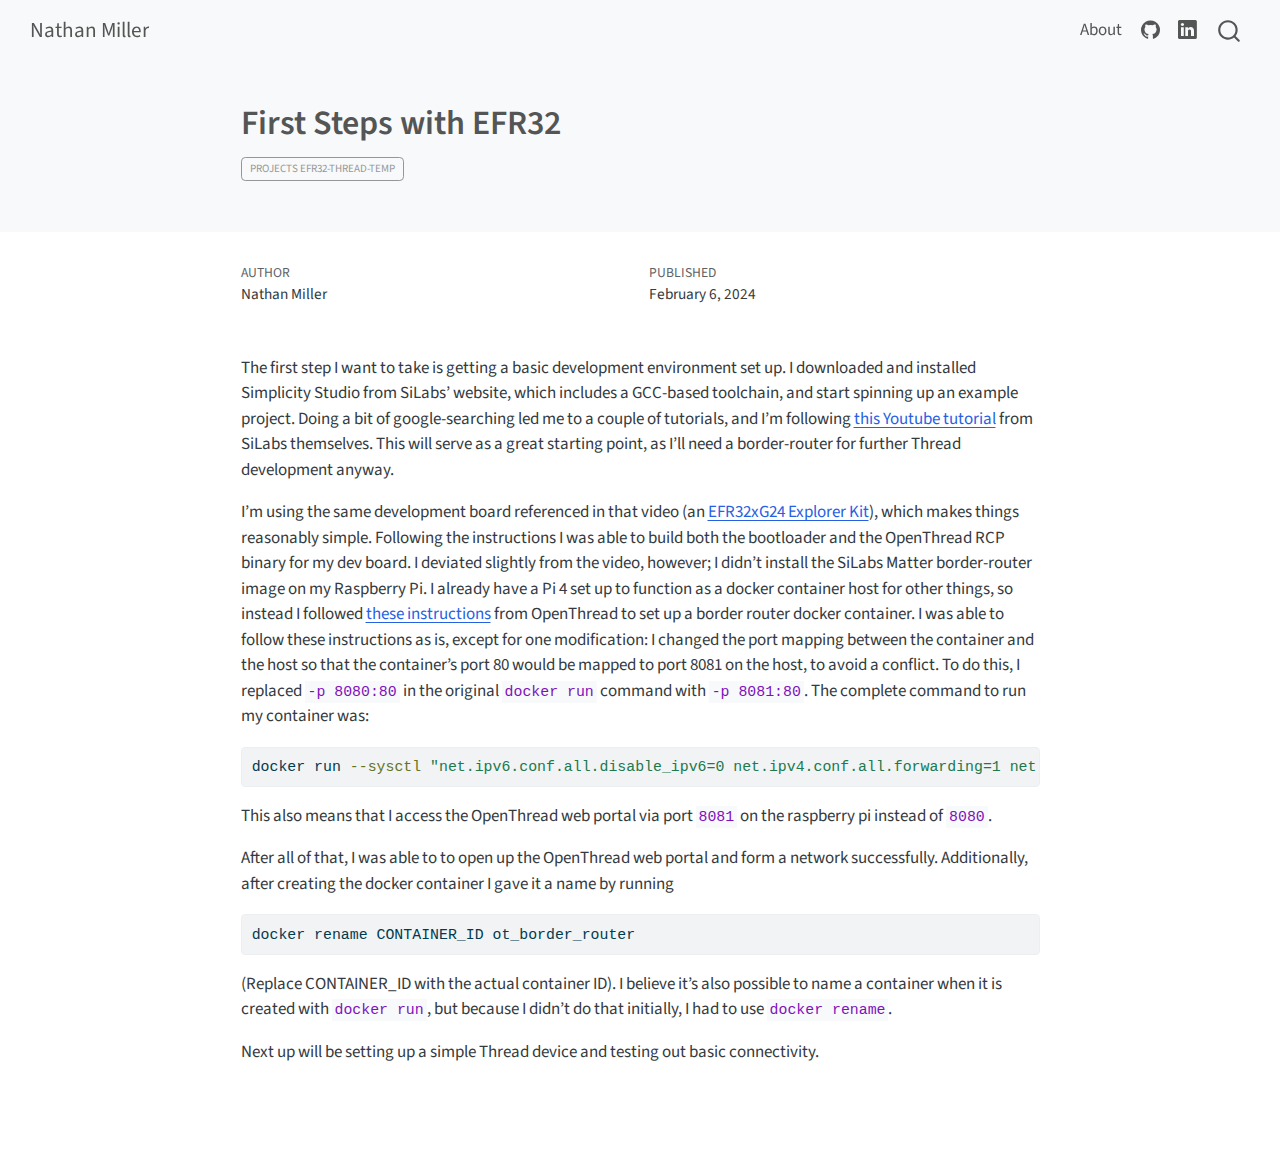
<file: posts/first-steps/index.html>
<!DOCTYPE html>
<html xmlns="http://www.w3.org/1999/xhtml" lang="en" xml:lang="en"><head>

<meta charset="utf-8">
<meta name="generator" content="quarto-1.4.549">

<meta name="viewport" content="width=device-width, initial-scale=1.0, user-scalable=yes">

<meta name="author" content="Nathan Miller">
<meta name="dcterms.date" content="2024-02-06">

<title>Nathan Miller - First Steps with EFR32</title>
<style>
code{white-space: pre-wrap;}
span.smallcaps{font-variant: small-caps;}
div.columns{display: flex; gap: min(4vw, 1.5em);}
div.column{flex: auto; overflow-x: auto;}
div.hanging-indent{margin-left: 1.5em; text-indent: -1.5em;}
ul.task-list{list-style: none;}
ul.task-list li input[type="checkbox"] {
  width: 0.8em;
  margin: 0 0.8em 0.2em -1em; /* quarto-specific, see https://github.com/quarto-dev/quarto-cli/issues/4556 */ 
  vertical-align: middle;
}
/* CSS for syntax highlighting */
pre > code.sourceCode { white-space: pre; position: relative; }
pre > code.sourceCode > span { line-height: 1.25; }
pre > code.sourceCode > span:empty { height: 1.2em; }
.sourceCode { overflow: visible; }
code.sourceCode > span { color: inherit; text-decoration: inherit; }
div.sourceCode { margin: 1em 0; }
pre.sourceCode { margin: 0; }
@media screen {
div.sourceCode { overflow: auto; }
}
@media print {
pre > code.sourceCode { white-space: pre-wrap; }
pre > code.sourceCode > span { text-indent: -5em; padding-left: 5em; }
}
pre.numberSource code
  { counter-reset: source-line 0; }
pre.numberSource code > span
  { position: relative; left: -4em; counter-increment: source-line; }
pre.numberSource code > span > a:first-child::before
  { content: counter(source-line);
    position: relative; left: -1em; text-align: right; vertical-align: baseline;
    border: none; display: inline-block;
    -webkit-touch-callout: none; -webkit-user-select: none;
    -khtml-user-select: none; -moz-user-select: none;
    -ms-user-select: none; user-select: none;
    padding: 0 4px; width: 4em;
  }
pre.numberSource { margin-left: 3em;  padding-left: 4px; }
div.sourceCode
  {   }
@media screen {
pre > code.sourceCode > span > a:first-child::before { text-decoration: underline; }
}
</style>


<script src="../../site_libs/quarto-nav/quarto-nav.js"></script>
<script src="../../site_libs/quarto-nav/headroom.min.js"></script>
<script src="../../site_libs/clipboard/clipboard.min.js"></script>
<script src="../../site_libs/quarto-search/autocomplete.umd.js"></script>
<script src="../../site_libs/quarto-search/fuse.min.js"></script>
<script src="../../site_libs/quarto-search/quarto-search.js"></script>
<meta name="quarto:offset" content="../../">
<script src="../../site_libs/quarto-html/quarto.js"></script>
<script src="../../site_libs/quarto-html/popper.min.js"></script>
<script src="../../site_libs/quarto-html/tippy.umd.min.js"></script>
<script src="../../site_libs/quarto-html/anchor.min.js"></script>
<link href="../../site_libs/quarto-html/tippy.css" rel="stylesheet">
<link href="../../site_libs/quarto-html/quarto-syntax-highlighting.css" rel="stylesheet" id="quarto-text-highlighting-styles">
<script src="../../site_libs/bootstrap/bootstrap.min.js"></script>
<link href="../../site_libs/bootstrap/bootstrap-icons.css" rel="stylesheet">
<link href="../../site_libs/bootstrap/bootstrap.min.css" rel="stylesheet" id="quarto-bootstrap" data-mode="light">
<script id="quarto-search-options" type="application/json">{
  "location": "navbar",
  "copy-button": false,
  "collapse-after": 3,
  "panel-placement": "end",
  "type": "overlay",
  "limit": 50,
  "keyboard-shortcut": [
    "f",
    "/",
    "s"
  ],
  "show-item-context": false,
  "language": {
    "search-no-results-text": "No results",
    "search-matching-documents-text": "matching documents",
    "search-copy-link-title": "Copy link to search",
    "search-hide-matches-text": "Hide additional matches",
    "search-more-match-text": "more match in this document",
    "search-more-matches-text": "more matches in this document",
    "search-clear-button-title": "Clear",
    "search-text-placeholder": "",
    "search-detached-cancel-button-title": "Cancel",
    "search-submit-button-title": "Submit",
    "search-label": "Search"
  }
}</script>


<link rel="stylesheet" href="../../styles.css">
</head>

<body class="nav-fixed fullcontent">

<div id="quarto-search-results"></div>
  <header id="quarto-header" class="headroom fixed-top quarto-banner">
    <nav class="navbar navbar-expand-lg " data-bs-theme="dark">
      <div class="navbar-container container-fluid">
      <div class="navbar-brand-container mx-auto">
    <a class="navbar-brand" href="../../index.html">
    <span class="navbar-title">Nathan Miller</span>
    </a>
  </div>
            <div id="quarto-search" class="" title="Search"></div>
          <button class="navbar-toggler" type="button" data-bs-toggle="collapse" data-bs-target="#navbarCollapse" aria-controls="navbarCollapse" aria-expanded="false" aria-label="Toggle navigation" onclick="if (window.quartoToggleHeadroom) { window.quartoToggleHeadroom(); }">
  <span class="navbar-toggler-icon"></span>
</button>
          <div class="collapse navbar-collapse" id="navbarCollapse">
            <ul class="navbar-nav navbar-nav-scroll ms-auto">
  <li class="nav-item">
    <a class="nav-link" href="../../about.html"> 
<span class="menu-text">About</span></a>
  </li>  
  <li class="nav-item compact">
    <a class="nav-link" href="https://github.com/Annath"> <i class="bi bi-github" role="img">
</i> 
<span class="menu-text"></span></a>
  </li>  
  <li class="nav-item compact">
    <a class="nav-link" href="https://www.linkedin.com/in/nomiller/"> <i class="bi bi-linkedin" role="img">
</i> 
<span class="menu-text"></span></a>
  </li>  
</ul>
          </div> <!-- /navcollapse -->
          <div class="quarto-navbar-tools">
</div>
      </div> <!-- /container-fluid -->
    </nav>
</header>
<!-- content -->
<header id="title-block-header" class="quarto-title-block default page-columns page-full">
  <div class="quarto-title-banner page-columns page-full">
    <div class="quarto-title column-body">
      <h1 class="title">First Steps with EFR32</h1>
                                <div class="quarto-categories">
                <div class="quarto-category">projects efr32-thread-temp</div>
              </div>
                  </div>
  </div>
    
  
  <div class="quarto-title-meta">

      <div>
      <div class="quarto-title-meta-heading">Author</div>
      <div class="quarto-title-meta-contents">
               <p>Nathan Miller </p>
            </div>
    </div>
      
      <div>
      <div class="quarto-title-meta-heading">Published</div>
      <div class="quarto-title-meta-contents">
        <p class="date">February 6, 2024</p>
      </div>
    </div>
    
      
    </div>
    
  
  </header><div id="quarto-content" class="quarto-container page-columns page-rows-contents page-layout-article page-navbar">
<!-- sidebar -->
<!-- margin-sidebar -->
    
<!-- main -->
<main class="content quarto-banner-title-block" id="quarto-document-content">





<p>The first step I want to take is getting a basic development environment set up. I downloaded and installed Simplicity Studio from SiLabs’ website, which includes a GCC-based toolchain, and start spinning up an example project. Doing a bit of google-searching led me to a couple of tutorials, and I’m following <a href="https://www.youtube.com/watch?v=mVoL8H65qss">this Youtube tutorial</a> from SiLabs themselves. This will serve as a great starting point, as I’ll need a border-router for further Thread development anyway.</p>
<p>I’m using the same development board referenced in that video (an <a href="https://www.silabs.com/development-tools/wireless/efr32xg24-explorer-kit?tab=overview">EFR32xG24 Explorer Kit</a>), which makes things reasonably simple. Following the instructions I was able to build both the bootloader and the OpenThread RCP binary for my dev board. I deviated slightly from the video, however; I didn’t install the SiLabs Matter border-router image on my Raspberry Pi. I already have a Pi 4 set up to function as a docker container host for other things, so instead I followed <a href="https://openthread.io/guides/border-router/docker">these instructions</a> from OpenThread to set up a border router docker container. I was able to follow these instructions as is, except for one modification: I changed the port mapping between the container and the host so that the container’s port 80 would be mapped to port 8081 on the host, to avoid a conflict. To do this, I replaced <code>-p 8080:80</code> in the original <code>docker run</code> command with <code>-p 8081:80</code>. The complete command to run my container was:</p>
<div class="sourceCode" id="cb1"><pre class="sourceCode bash code-with-copy"><code class="sourceCode bash"><span id="cb1-1"><a href="#cb1-1" aria-hidden="true" tabindex="-1"></a><span class="ex">docker</span> run <span class="at">--sysctl</span> <span class="st">"net.ipv6.conf.all.disable_ipv6=0 net.ipv4.conf.all.forwarding=1 net.ipv6.conf.all.forwarding=1"</span> <span class="at">-p</span> 8081:80 <span class="at">--dns</span><span class="op">=</span>127.0.0.1 <span class="at">-it</span> <span class="at">--volume</span> /dev/ttyACM0:/dev/ttyACM0 <span class="at">--privileged</span> openthread/otbr <span class="at">--radio-url</span> spinel+hdlc+uart:///dev/ttyACM0</span></code><button title="Copy to Clipboard" class="code-copy-button"><i class="bi"></i></button></pre></div>
<p>This also means that I access the OpenThread web portal via port <code>8081</code> on the raspberry pi instead of <code>8080</code>.</p>
<p>After all of that, I was able to to open up the OpenThread web portal and form a network successfully. Additionally, after creating the docker container I gave it a name by running</p>
<div class="sourceCode" id="cb2"><pre class="sourceCode bash code-with-copy"><code class="sourceCode bash"><span id="cb2-1"><a href="#cb2-1" aria-hidden="true" tabindex="-1"></a><span class="ex">docker</span> rename CONTAINER_ID ot_border_router</span></code><button title="Copy to Clipboard" class="code-copy-button"><i class="bi"></i></button></pre></div>
<p>(Replace CONTAINER_ID with the actual container ID). I believe it’s also possible to name a container when it is created with <code>docker run</code>, but because I didn’t do that initially, I had to use <code>docker rename</code>.</p>
<p>Next up will be setting up a simple Thread device and testing out basic connectivity.</p>



</main> <!-- /main -->
<script id="quarto-html-after-body" type="application/javascript">
window.document.addEventListener("DOMContentLoaded", function (event) {
  const toggleBodyColorMode = (bsSheetEl) => {
    const mode = bsSheetEl.getAttribute("data-mode");
    const bodyEl = window.document.querySelector("body");
    if (mode === "dark") {
      bodyEl.classList.add("quarto-dark");
      bodyEl.classList.remove("quarto-light");
    } else {
      bodyEl.classList.add("quarto-light");
      bodyEl.classList.remove("quarto-dark");
    }
  }
  const toggleBodyColorPrimary = () => {
    const bsSheetEl = window.document.querySelector("link#quarto-bootstrap");
    if (bsSheetEl) {
      toggleBodyColorMode(bsSheetEl);
    }
  }
  toggleBodyColorPrimary();  
  const icon = "";
  const anchorJS = new window.AnchorJS();
  anchorJS.options = {
    placement: 'right',
    icon: icon
  };
  anchorJS.add('.anchored');
  const isCodeAnnotation = (el) => {
    for (const clz of el.classList) {
      if (clz.startsWith('code-annotation-')) {                     
        return true;
      }
    }
    return false;
  }
  const clipboard = new window.ClipboardJS('.code-copy-button', {
    text: function(trigger) {
      const codeEl = trigger.previousElementSibling.cloneNode(true);
      for (const childEl of codeEl.children) {
        if (isCodeAnnotation(childEl)) {
          childEl.remove();
        }
      }
      return codeEl.innerText;
    }
  });
  clipboard.on('success', function(e) {
    // button target
    const button = e.trigger;
    // don't keep focus
    button.blur();
    // flash "checked"
    button.classList.add('code-copy-button-checked');
    var currentTitle = button.getAttribute("title");
    button.setAttribute("title", "Copied!");
    let tooltip;
    if (window.bootstrap) {
      button.setAttribute("data-bs-toggle", "tooltip");
      button.setAttribute("data-bs-placement", "left");
      button.setAttribute("data-bs-title", "Copied!");
      tooltip = new bootstrap.Tooltip(button, 
        { trigger: "manual", 
          customClass: "code-copy-button-tooltip",
          offset: [0, -8]});
      tooltip.show();    
    }
    setTimeout(function() {
      if (tooltip) {
        tooltip.hide();
        button.removeAttribute("data-bs-title");
        button.removeAttribute("data-bs-toggle");
        button.removeAttribute("data-bs-placement");
      }
      button.setAttribute("title", currentTitle);
      button.classList.remove('code-copy-button-checked');
    }, 1000);
    // clear code selection
    e.clearSelection();
  });
  function tippyHover(el, contentFn, onTriggerFn, onUntriggerFn) {
    const config = {
      allowHTML: true,
      maxWidth: 500,
      delay: 100,
      arrow: false,
      appendTo: function(el) {
          return el.parentElement;
      },
      interactive: true,
      interactiveBorder: 10,
      theme: 'quarto',
      placement: 'bottom-start',
    };
    if (contentFn) {
      config.content = contentFn;
    }
    if (onTriggerFn) {
      config.onTrigger = onTriggerFn;
    }
    if (onUntriggerFn) {
      config.onUntrigger = onUntriggerFn;
    }
    window.tippy(el, config); 
  }
  const noterefs = window.document.querySelectorAll('a[role="doc-noteref"]');
  for (var i=0; i<noterefs.length; i++) {
    const ref = noterefs[i];
    tippyHover(ref, function() {
      // use id or data attribute instead here
      let href = ref.getAttribute('data-footnote-href') || ref.getAttribute('href');
      try { href = new URL(href).hash; } catch {}
      const id = href.replace(/^#\/?/, "");
      const note = window.document.getElementById(id);
      return note.innerHTML;
    });
  }
  const xrefs = window.document.querySelectorAll('a.quarto-xref');
  const processXRef = (id, note) => {
    // Strip column container classes
    const stripColumnClz = (el) => {
      el.classList.remove("page-full", "page-columns");
      if (el.children) {
        for (const child of el.children) {
          stripColumnClz(child);
        }
      }
    }
    stripColumnClz(note)
    if (id === null || id.startsWith('sec-')) {
      // Special case sections, only their first couple elements
      const container = document.createElement("div");
      if (note.children && note.children.length > 2) {
        container.appendChild(note.children[0].cloneNode(true));
        for (let i = 1; i < note.children.length; i++) {
          const child = note.children[i];
          if (child.tagName === "P" && child.innerText === "") {
            continue;
          } else {
            container.appendChild(child.cloneNode(true));
            break;
          }
        }
        if (window.Quarto?.typesetMath) {
          window.Quarto.typesetMath(container);
        }
        return container.innerHTML
      } else {
        if (window.Quarto?.typesetMath) {
          window.Quarto.typesetMath(note);
        }
        return note.innerHTML;
      }
    } else {
      // Remove any anchor links if they are present
      const anchorLink = note.querySelector('a.anchorjs-link');
      if (anchorLink) {
        anchorLink.remove();
      }
      if (window.Quarto?.typesetMath) {
        window.Quarto.typesetMath(note);
      }
      // TODO in 1.5, we should make sure this works without a callout special case
      if (note.classList.contains("callout")) {
        return note.outerHTML;
      } else {
        return note.innerHTML;
      }
    }
  }
  for (var i=0; i<xrefs.length; i++) {
    const xref = xrefs[i];
    tippyHover(xref, undefined, function(instance) {
      instance.disable();
      let url = xref.getAttribute('href');
      let hash = undefined; 
      if (url.startsWith('#')) {
        hash = url;
      } else {
        try { hash = new URL(url).hash; } catch {}
      }
      if (hash) {
        const id = hash.replace(/^#\/?/, "");
        const note = window.document.getElementById(id);
        if (note !== null) {
          try {
            const html = processXRef(id, note.cloneNode(true));
            instance.setContent(html);
          } finally {
            instance.enable();
            instance.show();
          }
        } else {
          // See if we can fetch this
          fetch(url.split('#')[0])
          .then(res => res.text())
          .then(html => {
            const parser = new DOMParser();
            const htmlDoc = parser.parseFromString(html, "text/html");
            const note = htmlDoc.getElementById(id);
            if (note !== null) {
              const html = processXRef(id, note);
              instance.setContent(html);
            } 
          }).finally(() => {
            instance.enable();
            instance.show();
          });
        }
      } else {
        // See if we can fetch a full url (with no hash to target)
        // This is a special case and we should probably do some content thinning / targeting
        fetch(url)
        .then(res => res.text())
        .then(html => {
          const parser = new DOMParser();
          const htmlDoc = parser.parseFromString(html, "text/html");
          const note = htmlDoc.querySelector('main.content');
          if (note !== null) {
            // This should only happen for chapter cross references
            // (since there is no id in the URL)
            // remove the first header
            if (note.children.length > 0 && note.children[0].tagName === "HEADER") {
              note.children[0].remove();
            }
            const html = processXRef(null, note);
            instance.setContent(html);
          } 
        }).finally(() => {
          instance.enable();
          instance.show();
        });
      }
    }, function(instance) {
    });
  }
      let selectedAnnoteEl;
      const selectorForAnnotation = ( cell, annotation) => {
        let cellAttr = 'data-code-cell="' + cell + '"';
        let lineAttr = 'data-code-annotation="' +  annotation + '"';
        const selector = 'span[' + cellAttr + '][' + lineAttr + ']';
        return selector;
      }
      const selectCodeLines = (annoteEl) => {
        const doc = window.document;
        const targetCell = annoteEl.getAttribute("data-target-cell");
        const targetAnnotation = annoteEl.getAttribute("data-target-annotation");
        const annoteSpan = window.document.querySelector(selectorForAnnotation(targetCell, targetAnnotation));
        const lines = annoteSpan.getAttribute("data-code-lines").split(",");
        const lineIds = lines.map((line) => {
          return targetCell + "-" + line;
        })
        let top = null;
        let height = null;
        let parent = null;
        if (lineIds.length > 0) {
            //compute the position of the single el (top and bottom and make a div)
            const el = window.document.getElementById(lineIds[0]);
            top = el.offsetTop;
            height = el.offsetHeight;
            parent = el.parentElement.parentElement;
          if (lineIds.length > 1) {
            const lastEl = window.document.getElementById(lineIds[lineIds.length - 1]);
            const bottom = lastEl.offsetTop + lastEl.offsetHeight;
            height = bottom - top;
          }
          if (top !== null && height !== null && parent !== null) {
            // cook up a div (if necessary) and position it 
            let div = window.document.getElementById("code-annotation-line-highlight");
            if (div === null) {
              div = window.document.createElement("div");
              div.setAttribute("id", "code-annotation-line-highlight");
              div.style.position = 'absolute';
              parent.appendChild(div);
            }
            div.style.top = top - 2 + "px";
            div.style.height = height + 4 + "px";
            div.style.left = 0;
            let gutterDiv = window.document.getElementById("code-annotation-line-highlight-gutter");
            if (gutterDiv === null) {
              gutterDiv = window.document.createElement("div");
              gutterDiv.setAttribute("id", "code-annotation-line-highlight-gutter");
              gutterDiv.style.position = 'absolute';
              const codeCell = window.document.getElementById(targetCell);
              const gutter = codeCell.querySelector('.code-annotation-gutter');
              gutter.appendChild(gutterDiv);
            }
            gutterDiv.style.top = top - 2 + "px";
            gutterDiv.style.height = height + 4 + "px";
          }
          selectedAnnoteEl = annoteEl;
        }
      };
      const unselectCodeLines = () => {
        const elementsIds = ["code-annotation-line-highlight", "code-annotation-line-highlight-gutter"];
        elementsIds.forEach((elId) => {
          const div = window.document.getElementById(elId);
          if (div) {
            div.remove();
          }
        });
        selectedAnnoteEl = undefined;
      };
        // Handle positioning of the toggle
    window.addEventListener(
      "resize",
      throttle(() => {
        elRect = undefined;
        if (selectedAnnoteEl) {
          selectCodeLines(selectedAnnoteEl);
        }
      }, 10)
    );
    function throttle(fn, ms) {
    let throttle = false;
    let timer;
      return (...args) => {
        if(!throttle) { // first call gets through
            fn.apply(this, args);
            throttle = true;
        } else { // all the others get throttled
            if(timer) clearTimeout(timer); // cancel #2
            timer = setTimeout(() => {
              fn.apply(this, args);
              timer = throttle = false;
            }, ms);
        }
      };
    }
      // Attach click handler to the DT
      const annoteDls = window.document.querySelectorAll('dt[data-target-cell]');
      for (const annoteDlNode of annoteDls) {
        annoteDlNode.addEventListener('click', (event) => {
          const clickedEl = event.target;
          if (clickedEl !== selectedAnnoteEl) {
            unselectCodeLines();
            const activeEl = window.document.querySelector('dt[data-target-cell].code-annotation-active');
            if (activeEl) {
              activeEl.classList.remove('code-annotation-active');
            }
            selectCodeLines(clickedEl);
            clickedEl.classList.add('code-annotation-active');
          } else {
            // Unselect the line
            unselectCodeLines();
            clickedEl.classList.remove('code-annotation-active');
          }
        });
      }
  const findCites = (el) => {
    const parentEl = el.parentElement;
    if (parentEl) {
      const cites = parentEl.dataset.cites;
      if (cites) {
        return {
          el,
          cites: cites.split(' ')
        };
      } else {
        return findCites(el.parentElement)
      }
    } else {
      return undefined;
    }
  };
  var bibliorefs = window.document.querySelectorAll('a[role="doc-biblioref"]');
  for (var i=0; i<bibliorefs.length; i++) {
    const ref = bibliorefs[i];
    const citeInfo = findCites(ref);
    if (citeInfo) {
      tippyHover(citeInfo.el, function() {
        var popup = window.document.createElement('div');
        citeInfo.cites.forEach(function(cite) {
          var citeDiv = window.document.createElement('div');
          citeDiv.classList.add('hanging-indent');
          citeDiv.classList.add('csl-entry');
          var biblioDiv = window.document.getElementById('ref-' + cite);
          if (biblioDiv) {
            citeDiv.innerHTML = biblioDiv.innerHTML;
          }
          popup.appendChild(citeDiv);
        });
        return popup.innerHTML;
      });
    }
  }
});
</script>
</div> <!-- /content -->




</body></html>
</file>
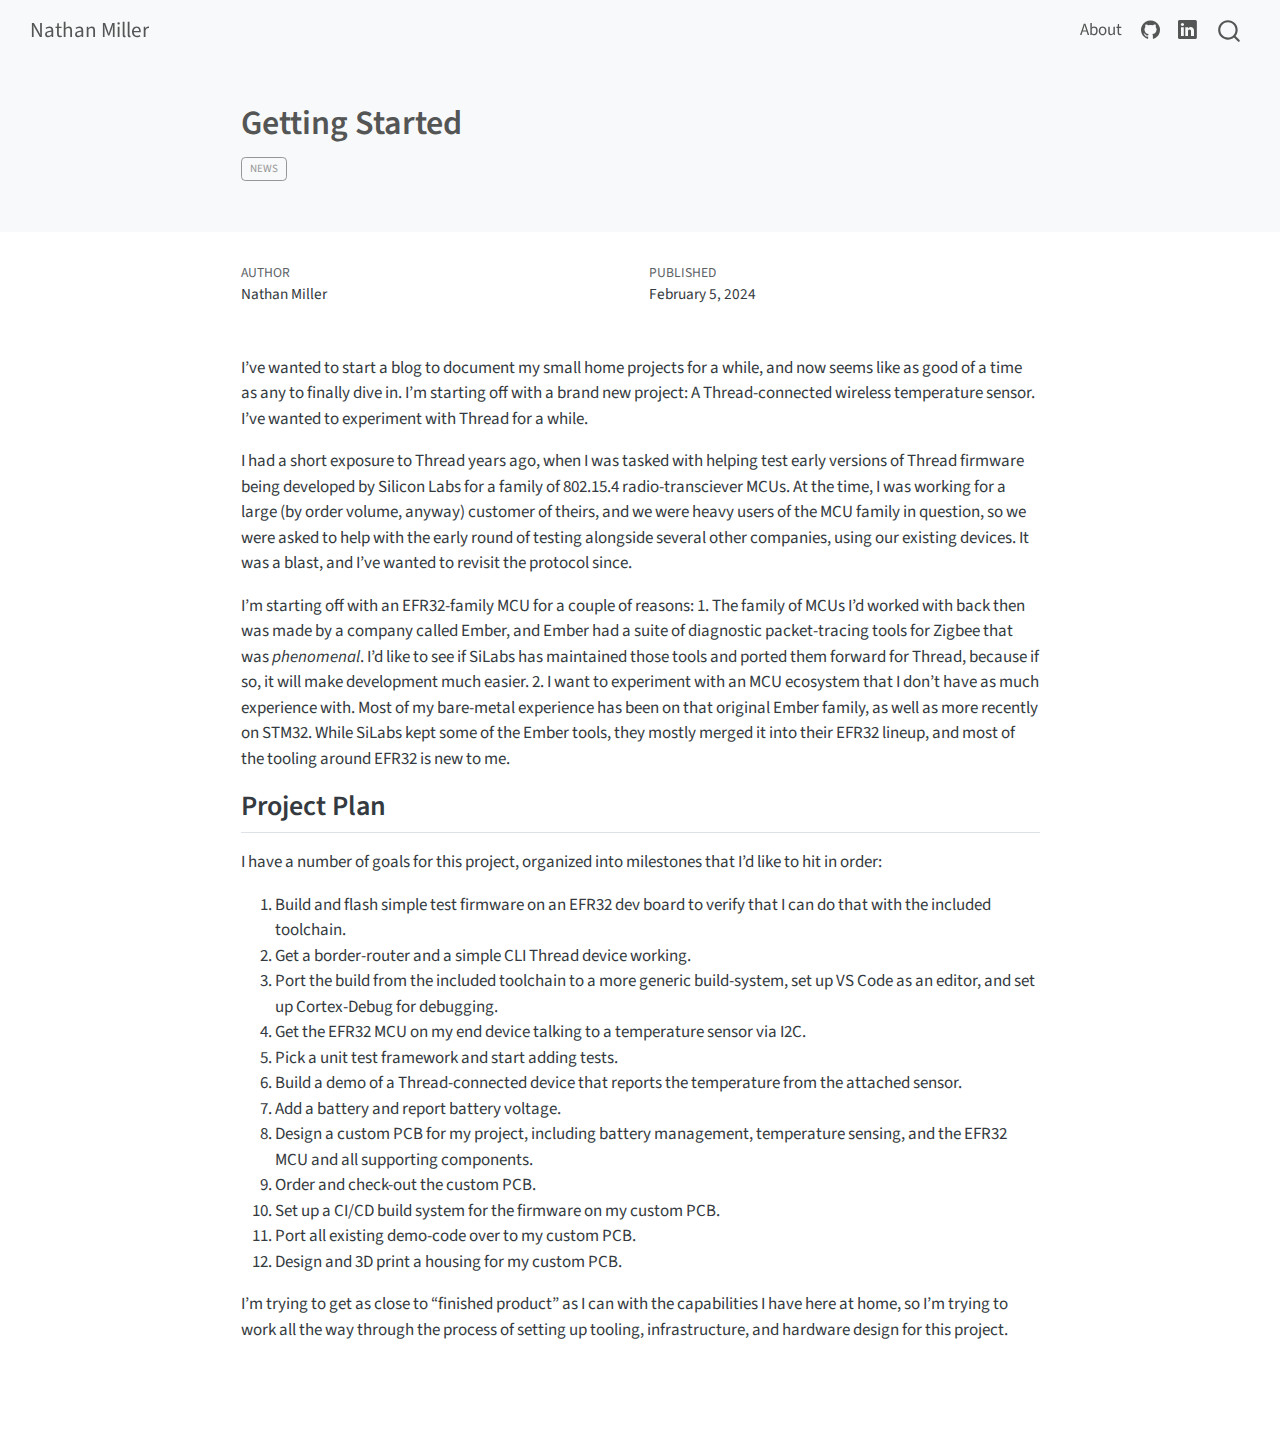
<file: posts/getting-started/index.html>
<!DOCTYPE html>
<html xmlns="http://www.w3.org/1999/xhtml" lang="en" xml:lang="en"><head>

<meta charset="utf-8">
<meta name="generator" content="quarto-1.4.549">

<meta name="viewport" content="width=device-width, initial-scale=1.0, user-scalable=yes">

<meta name="author" content="Nathan Miller">
<meta name="dcterms.date" content="2024-02-05">

<title>Nathan Miller - Getting Started</title>
<style>
code{white-space: pre-wrap;}
span.smallcaps{font-variant: small-caps;}
div.columns{display: flex; gap: min(4vw, 1.5em);}
div.column{flex: auto; overflow-x: auto;}
div.hanging-indent{margin-left: 1.5em; text-indent: -1.5em;}
ul.task-list{list-style: none;}
ul.task-list li input[type="checkbox"] {
  width: 0.8em;
  margin: 0 0.8em 0.2em -1em; /* quarto-specific, see https://github.com/quarto-dev/quarto-cli/issues/4556 */ 
  vertical-align: middle;
}
</style>


<script src="../../site_libs/quarto-nav/quarto-nav.js"></script>
<script src="../../site_libs/quarto-nav/headroom.min.js"></script>
<script src="../../site_libs/clipboard/clipboard.min.js"></script>
<script src="../../site_libs/quarto-search/autocomplete.umd.js"></script>
<script src="../../site_libs/quarto-search/fuse.min.js"></script>
<script src="../../site_libs/quarto-search/quarto-search.js"></script>
<meta name="quarto:offset" content="../../">
<script src="../../site_libs/quarto-html/quarto.js"></script>
<script src="../../site_libs/quarto-html/popper.min.js"></script>
<script src="../../site_libs/quarto-html/tippy.umd.min.js"></script>
<script src="../../site_libs/quarto-html/anchor.min.js"></script>
<link href="../../site_libs/quarto-html/tippy.css" rel="stylesheet">
<link href="../../site_libs/quarto-html/quarto-syntax-highlighting.css" rel="stylesheet" id="quarto-text-highlighting-styles">
<script src="../../site_libs/bootstrap/bootstrap.min.js"></script>
<link href="../../site_libs/bootstrap/bootstrap-icons.css" rel="stylesheet">
<link href="../../site_libs/bootstrap/bootstrap.min.css" rel="stylesheet" id="quarto-bootstrap" data-mode="light">
<script id="quarto-search-options" type="application/json">{
  "location": "navbar",
  "copy-button": false,
  "collapse-after": 3,
  "panel-placement": "end",
  "type": "overlay",
  "limit": 50,
  "keyboard-shortcut": [
    "f",
    "/",
    "s"
  ],
  "show-item-context": false,
  "language": {
    "search-no-results-text": "No results",
    "search-matching-documents-text": "matching documents",
    "search-copy-link-title": "Copy link to search",
    "search-hide-matches-text": "Hide additional matches",
    "search-more-match-text": "more match in this document",
    "search-more-matches-text": "more matches in this document",
    "search-clear-button-title": "Clear",
    "search-text-placeholder": "",
    "search-detached-cancel-button-title": "Cancel",
    "search-submit-button-title": "Submit",
    "search-label": "Search"
  }
}</script>


<link rel="stylesheet" href="../../styles.css">
</head>

<body class="nav-fixed fullcontent">

<div id="quarto-search-results"></div>
  <header id="quarto-header" class="headroom fixed-top quarto-banner">
    <nav class="navbar navbar-expand-lg " data-bs-theme="dark">
      <div class="navbar-container container-fluid">
      <div class="navbar-brand-container mx-auto">
    <a class="navbar-brand" href="../../index.html">
    <span class="navbar-title">Nathan Miller</span>
    </a>
  </div>
            <div id="quarto-search" class="" title="Search"></div>
          <button class="navbar-toggler" type="button" data-bs-toggle="collapse" data-bs-target="#navbarCollapse" aria-controls="navbarCollapse" aria-expanded="false" aria-label="Toggle navigation" onclick="if (window.quartoToggleHeadroom) { window.quartoToggleHeadroom(); }">
  <span class="navbar-toggler-icon"></span>
</button>
          <div class="collapse navbar-collapse" id="navbarCollapse">
            <ul class="navbar-nav navbar-nav-scroll ms-auto">
  <li class="nav-item">
    <a class="nav-link" href="../../about.html"> 
<span class="menu-text">About</span></a>
  </li>  
  <li class="nav-item compact">
    <a class="nav-link" href="https://github.com/Annath"> <i class="bi bi-github" role="img">
</i> 
<span class="menu-text"></span></a>
  </li>  
  <li class="nav-item compact">
    <a class="nav-link" href="https://www.linkedin.com/in/nomiller/"> <i class="bi bi-linkedin" role="img">
</i> 
<span class="menu-text"></span></a>
  </li>  
</ul>
          </div> <!-- /navcollapse -->
          <div class="quarto-navbar-tools">
</div>
      </div> <!-- /container-fluid -->
    </nav>
</header>
<!-- content -->
<header id="title-block-header" class="quarto-title-block default page-columns page-full">
  <div class="quarto-title-banner page-columns page-full">
    <div class="quarto-title column-body">
      <h1 class="title">Getting Started</h1>
                                <div class="quarto-categories">
                <div class="quarto-category">news</div>
              </div>
                  </div>
  </div>
    
  
  <div class="quarto-title-meta">

      <div>
      <div class="quarto-title-meta-heading">Author</div>
      <div class="quarto-title-meta-contents">
               <p>Nathan Miller </p>
            </div>
    </div>
      
      <div>
      <div class="quarto-title-meta-heading">Published</div>
      <div class="quarto-title-meta-contents">
        <p class="date">February 5, 2024</p>
      </div>
    </div>
    
      
    </div>
    
  
  </header><div id="quarto-content" class="quarto-container page-columns page-rows-contents page-layout-article page-navbar">
<!-- sidebar -->
<!-- margin-sidebar -->
    
<!-- main -->
<main class="content quarto-banner-title-block" id="quarto-document-content">





<p>I’ve wanted to start a blog to document my small home projects for a while, and now seems like as good of a time as any to finally dive in. I’m starting off with a brand new project: A Thread-connected wireless temperature sensor. I’ve wanted to experiment with Thread for a while.</p>
<p>I had a short exposure to Thread years ago, when I was tasked with helping test early versions of Thread firmware being developed by Silicon Labs for a family of 802.15.4 radio-transciever MCUs. At the time, I was working for a large (by order volume, anyway) customer of theirs, and we were heavy users of the MCU family in question, so we were asked to help with the early round of testing alongside several other companies, using our existing devices. It was a blast, and I’ve wanted to revisit the protocol since.</p>
<p>I’m starting off with an EFR32-family MCU for a couple of reasons: 1. The family of MCUs I’d worked with back then was made by a company called Ember, and Ember had a suite of diagnostic packet-tracing tools for Zigbee that was <em>phenomenal</em>. I’d like to see if SiLabs has maintained those tools and ported them forward for Thread, because if so, it will make development much easier. 2. I want to experiment with an MCU ecosystem that I don’t have as much experience with. Most of my bare-metal experience has been on that original Ember family, as well as more recently on STM32. While SiLabs kept some of the Ember tools, they mostly merged it into their EFR32 lineup, and most of the tooling around EFR32 is new to me.</p>
<section id="project-plan" class="level2">
<h2 class="anchored" data-anchor-id="project-plan">Project Plan</h2>
<p>I have a number of goals for this project, organized into milestones that I’d like to hit in order:</p>
<ol type="1">
<li>Build and flash simple test firmware on an EFR32 dev board to verify that I can do that with the included toolchain.</li>
<li>Get a border-router and a simple CLI Thread device working.</li>
<li>Port the build from the included toolchain to a more generic build-system, set up VS Code as an editor, and set up Cortex-Debug for debugging.</li>
<li>Get the EFR32 MCU on my end device talking to a temperature sensor via I2C.</li>
<li>Pick a unit test framework and start adding tests.</li>
<li>Build a demo of a Thread-connected device that reports the temperature from the attached sensor.</li>
<li>Add a battery and report battery voltage.</li>
<li>Design a custom PCB for my project, including battery management, temperature sensing, and the EFR32 MCU and all supporting components.</li>
<li>Order and check-out the custom PCB.</li>
<li>Set up a CI/CD build system for the firmware on my custom PCB.</li>
<li>Port all existing demo-code over to my custom PCB.</li>
<li>Design and 3D print a housing for my custom PCB.</li>
</ol>
<p>I’m trying to get as close to “finished product” as I can with the capabilities I have here at home, so I’m trying to work all the way through the process of setting up tooling, infrastructure, and hardware design for this project.</p>


</section>

</main> <!-- /main -->
<script id="quarto-html-after-body" type="application/javascript">
window.document.addEventListener("DOMContentLoaded", function (event) {
  const toggleBodyColorMode = (bsSheetEl) => {
    const mode = bsSheetEl.getAttribute("data-mode");
    const bodyEl = window.document.querySelector("body");
    if (mode === "dark") {
      bodyEl.classList.add("quarto-dark");
      bodyEl.classList.remove("quarto-light");
    } else {
      bodyEl.classList.add("quarto-light");
      bodyEl.classList.remove("quarto-dark");
    }
  }
  const toggleBodyColorPrimary = () => {
    const bsSheetEl = window.document.querySelector("link#quarto-bootstrap");
    if (bsSheetEl) {
      toggleBodyColorMode(bsSheetEl);
    }
  }
  toggleBodyColorPrimary();  
  const icon = "";
  const anchorJS = new window.AnchorJS();
  anchorJS.options = {
    placement: 'right',
    icon: icon
  };
  anchorJS.add('.anchored');
  const isCodeAnnotation = (el) => {
    for (const clz of el.classList) {
      if (clz.startsWith('code-annotation-')) {                     
        return true;
      }
    }
    return false;
  }
  const clipboard = new window.ClipboardJS('.code-copy-button', {
    text: function(trigger) {
      const codeEl = trigger.previousElementSibling.cloneNode(true);
      for (const childEl of codeEl.children) {
        if (isCodeAnnotation(childEl)) {
          childEl.remove();
        }
      }
      return codeEl.innerText;
    }
  });
  clipboard.on('success', function(e) {
    // button target
    const button = e.trigger;
    // don't keep focus
    button.blur();
    // flash "checked"
    button.classList.add('code-copy-button-checked');
    var currentTitle = button.getAttribute("title");
    button.setAttribute("title", "Copied!");
    let tooltip;
    if (window.bootstrap) {
      button.setAttribute("data-bs-toggle", "tooltip");
      button.setAttribute("data-bs-placement", "left");
      button.setAttribute("data-bs-title", "Copied!");
      tooltip = new bootstrap.Tooltip(button, 
        { trigger: "manual", 
          customClass: "code-copy-button-tooltip",
          offset: [0, -8]});
      tooltip.show();    
    }
    setTimeout(function() {
      if (tooltip) {
        tooltip.hide();
        button.removeAttribute("data-bs-title");
        button.removeAttribute("data-bs-toggle");
        button.removeAttribute("data-bs-placement");
      }
      button.setAttribute("title", currentTitle);
      button.classList.remove('code-copy-button-checked');
    }, 1000);
    // clear code selection
    e.clearSelection();
  });
  function tippyHover(el, contentFn, onTriggerFn, onUntriggerFn) {
    const config = {
      allowHTML: true,
      maxWidth: 500,
      delay: 100,
      arrow: false,
      appendTo: function(el) {
          return el.parentElement;
      },
      interactive: true,
      interactiveBorder: 10,
      theme: 'quarto',
      placement: 'bottom-start',
    };
    if (contentFn) {
      config.content = contentFn;
    }
    if (onTriggerFn) {
      config.onTrigger = onTriggerFn;
    }
    if (onUntriggerFn) {
      config.onUntrigger = onUntriggerFn;
    }
    window.tippy(el, config); 
  }
  const noterefs = window.document.querySelectorAll('a[role="doc-noteref"]');
  for (var i=0; i<noterefs.length; i++) {
    const ref = noterefs[i];
    tippyHover(ref, function() {
      // use id or data attribute instead here
      let href = ref.getAttribute('data-footnote-href') || ref.getAttribute('href');
      try { href = new URL(href).hash; } catch {}
      const id = href.replace(/^#\/?/, "");
      const note = window.document.getElementById(id);
      return note.innerHTML;
    });
  }
  const xrefs = window.document.querySelectorAll('a.quarto-xref');
  const processXRef = (id, note) => {
    // Strip column container classes
    const stripColumnClz = (el) => {
      el.classList.remove("page-full", "page-columns");
      if (el.children) {
        for (const child of el.children) {
          stripColumnClz(child);
        }
      }
    }
    stripColumnClz(note)
    if (id === null || id.startsWith('sec-')) {
      // Special case sections, only their first couple elements
      const container = document.createElement("div");
      if (note.children && note.children.length > 2) {
        container.appendChild(note.children[0].cloneNode(true));
        for (let i = 1; i < note.children.length; i++) {
          const child = note.children[i];
          if (child.tagName === "P" && child.innerText === "") {
            continue;
          } else {
            container.appendChild(child.cloneNode(true));
            break;
          }
        }
        if (window.Quarto?.typesetMath) {
          window.Quarto.typesetMath(container);
        }
        return container.innerHTML
      } else {
        if (window.Quarto?.typesetMath) {
          window.Quarto.typesetMath(note);
        }
        return note.innerHTML;
      }
    } else {
      // Remove any anchor links if they are present
      const anchorLink = note.querySelector('a.anchorjs-link');
      if (anchorLink) {
        anchorLink.remove();
      }
      if (window.Quarto?.typesetMath) {
        window.Quarto.typesetMath(note);
      }
      // TODO in 1.5, we should make sure this works without a callout special case
      if (note.classList.contains("callout")) {
        return note.outerHTML;
      } else {
        return note.innerHTML;
      }
    }
  }
  for (var i=0; i<xrefs.length; i++) {
    const xref = xrefs[i];
    tippyHover(xref, undefined, function(instance) {
      instance.disable();
      let url = xref.getAttribute('href');
      let hash = undefined; 
      if (url.startsWith('#')) {
        hash = url;
      } else {
        try { hash = new URL(url).hash; } catch {}
      }
      if (hash) {
        const id = hash.replace(/^#\/?/, "");
        const note = window.document.getElementById(id);
        if (note !== null) {
          try {
            const html = processXRef(id, note.cloneNode(true));
            instance.setContent(html);
          } finally {
            instance.enable();
            instance.show();
          }
        } else {
          // See if we can fetch this
          fetch(url.split('#')[0])
          .then(res => res.text())
          .then(html => {
            const parser = new DOMParser();
            const htmlDoc = parser.parseFromString(html, "text/html");
            const note = htmlDoc.getElementById(id);
            if (note !== null) {
              const html = processXRef(id, note);
              instance.setContent(html);
            } 
          }).finally(() => {
            instance.enable();
            instance.show();
          });
        }
      } else {
        // See if we can fetch a full url (with no hash to target)
        // This is a special case and we should probably do some content thinning / targeting
        fetch(url)
        .then(res => res.text())
        .then(html => {
          const parser = new DOMParser();
          const htmlDoc = parser.parseFromString(html, "text/html");
          const note = htmlDoc.querySelector('main.content');
          if (note !== null) {
            // This should only happen for chapter cross references
            // (since there is no id in the URL)
            // remove the first header
            if (note.children.length > 0 && note.children[0].tagName === "HEADER") {
              note.children[0].remove();
            }
            const html = processXRef(null, note);
            instance.setContent(html);
          } 
        }).finally(() => {
          instance.enable();
          instance.show();
        });
      }
    }, function(instance) {
    });
  }
      let selectedAnnoteEl;
      const selectorForAnnotation = ( cell, annotation) => {
        let cellAttr = 'data-code-cell="' + cell + '"';
        let lineAttr = 'data-code-annotation="' +  annotation + '"';
        const selector = 'span[' + cellAttr + '][' + lineAttr + ']';
        return selector;
      }
      const selectCodeLines = (annoteEl) => {
        const doc = window.document;
        const targetCell = annoteEl.getAttribute("data-target-cell");
        const targetAnnotation = annoteEl.getAttribute("data-target-annotation");
        const annoteSpan = window.document.querySelector(selectorForAnnotation(targetCell, targetAnnotation));
        const lines = annoteSpan.getAttribute("data-code-lines").split(",");
        const lineIds = lines.map((line) => {
          return targetCell + "-" + line;
        })
        let top = null;
        let height = null;
        let parent = null;
        if (lineIds.length > 0) {
            //compute the position of the single el (top and bottom and make a div)
            const el = window.document.getElementById(lineIds[0]);
            top = el.offsetTop;
            height = el.offsetHeight;
            parent = el.parentElement.parentElement;
          if (lineIds.length > 1) {
            const lastEl = window.document.getElementById(lineIds[lineIds.length - 1]);
            const bottom = lastEl.offsetTop + lastEl.offsetHeight;
            height = bottom - top;
          }
          if (top !== null && height !== null && parent !== null) {
            // cook up a div (if necessary) and position it 
            let div = window.document.getElementById("code-annotation-line-highlight");
            if (div === null) {
              div = window.document.createElement("div");
              div.setAttribute("id", "code-annotation-line-highlight");
              div.style.position = 'absolute';
              parent.appendChild(div);
            }
            div.style.top = top - 2 + "px";
            div.style.height = height + 4 + "px";
            div.style.left = 0;
            let gutterDiv = window.document.getElementById("code-annotation-line-highlight-gutter");
            if (gutterDiv === null) {
              gutterDiv = window.document.createElement("div");
              gutterDiv.setAttribute("id", "code-annotation-line-highlight-gutter");
              gutterDiv.style.position = 'absolute';
              const codeCell = window.document.getElementById(targetCell);
              const gutter = codeCell.querySelector('.code-annotation-gutter');
              gutter.appendChild(gutterDiv);
            }
            gutterDiv.style.top = top - 2 + "px";
            gutterDiv.style.height = height + 4 + "px";
          }
          selectedAnnoteEl = annoteEl;
        }
      };
      const unselectCodeLines = () => {
        const elementsIds = ["code-annotation-line-highlight", "code-annotation-line-highlight-gutter"];
        elementsIds.forEach((elId) => {
          const div = window.document.getElementById(elId);
          if (div) {
            div.remove();
          }
        });
        selectedAnnoteEl = undefined;
      };
        // Handle positioning of the toggle
    window.addEventListener(
      "resize",
      throttle(() => {
        elRect = undefined;
        if (selectedAnnoteEl) {
          selectCodeLines(selectedAnnoteEl);
        }
      }, 10)
    );
    function throttle(fn, ms) {
    let throttle = false;
    let timer;
      return (...args) => {
        if(!throttle) { // first call gets through
            fn.apply(this, args);
            throttle = true;
        } else { // all the others get throttled
            if(timer) clearTimeout(timer); // cancel #2
            timer = setTimeout(() => {
              fn.apply(this, args);
              timer = throttle = false;
            }, ms);
        }
      };
    }
      // Attach click handler to the DT
      const annoteDls = window.document.querySelectorAll('dt[data-target-cell]');
      for (const annoteDlNode of annoteDls) {
        annoteDlNode.addEventListener('click', (event) => {
          const clickedEl = event.target;
          if (clickedEl !== selectedAnnoteEl) {
            unselectCodeLines();
            const activeEl = window.document.querySelector('dt[data-target-cell].code-annotation-active');
            if (activeEl) {
              activeEl.classList.remove('code-annotation-active');
            }
            selectCodeLines(clickedEl);
            clickedEl.classList.add('code-annotation-active');
          } else {
            // Unselect the line
            unselectCodeLines();
            clickedEl.classList.remove('code-annotation-active');
          }
        });
      }
  const findCites = (el) => {
    const parentEl = el.parentElement;
    if (parentEl) {
      const cites = parentEl.dataset.cites;
      if (cites) {
        return {
          el,
          cites: cites.split(' ')
        };
      } else {
        return findCites(el.parentElement)
      }
    } else {
      return undefined;
    }
  };
  var bibliorefs = window.document.querySelectorAll('a[role="doc-biblioref"]');
  for (var i=0; i<bibliorefs.length; i++) {
    const ref = bibliorefs[i];
    const citeInfo = findCites(ref);
    if (citeInfo) {
      tippyHover(citeInfo.el, function() {
        var popup = window.document.createElement('div');
        citeInfo.cites.forEach(function(cite) {
          var citeDiv = window.document.createElement('div');
          citeDiv.classList.add('hanging-indent');
          citeDiv.classList.add('csl-entry');
          var biblioDiv = window.document.getElementById('ref-' + cite);
          if (biblioDiv) {
            citeDiv.innerHTML = biblioDiv.innerHTML;
          }
          popup.appendChild(citeDiv);
        });
        return popup.innerHTML;
      });
    }
  }
});
</script>
</div> <!-- /content -->




</body></html>
</file>
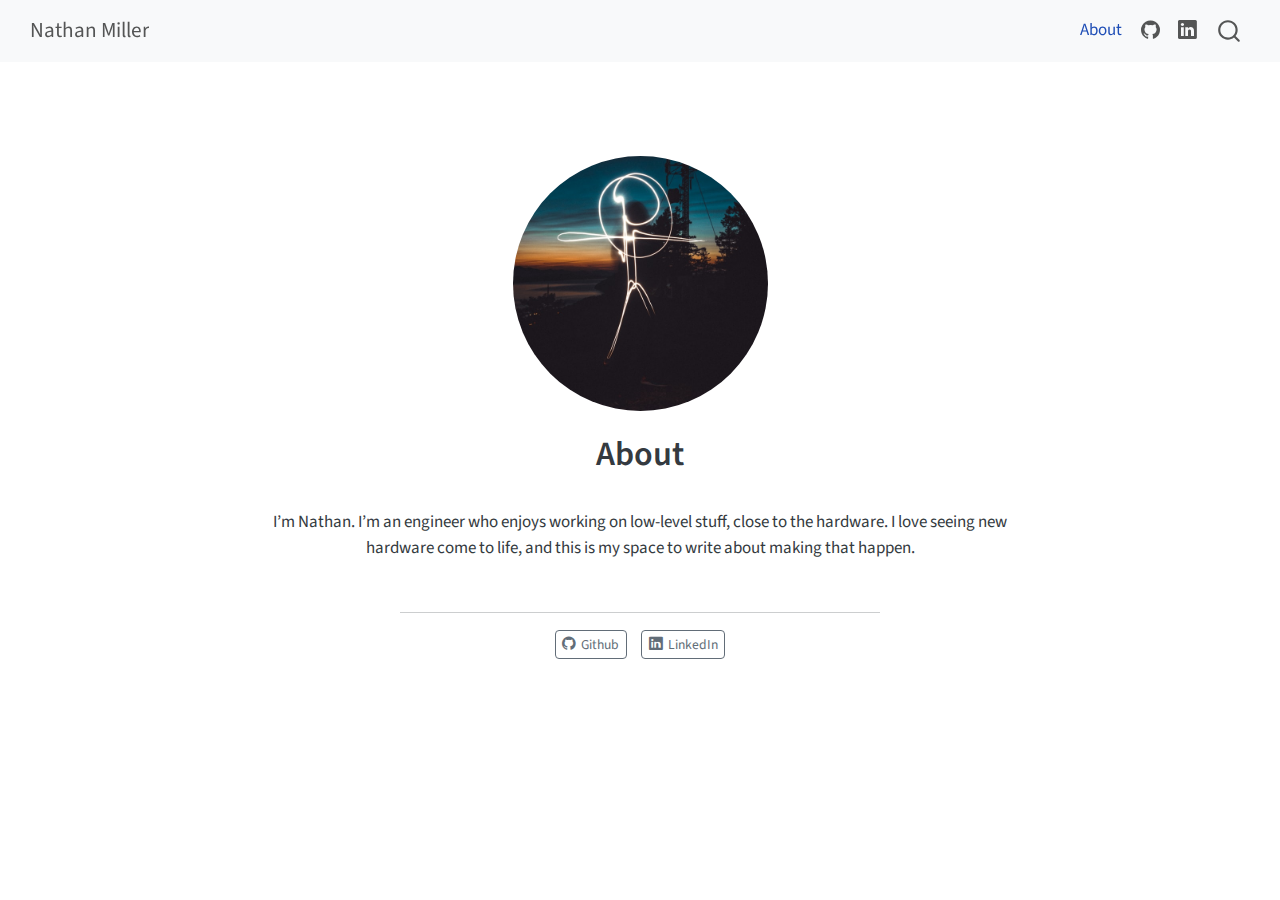
<file: about.html>
<!DOCTYPE html>
<html xmlns="http://www.w3.org/1999/xhtml" lang="en" xml:lang="en"><head>

<meta charset="utf-8">
<meta name="generator" content="quarto-1.4.549">

<meta name="viewport" content="width=device-width, initial-scale=1.0, user-scalable=yes">


<title>Nathan Miller - About</title>
<style>
code{white-space: pre-wrap;}
span.smallcaps{font-variant: small-caps;}
div.columns{display: flex; gap: min(4vw, 1.5em);}
div.column{flex: auto; overflow-x: auto;}
div.hanging-indent{margin-left: 1.5em; text-indent: -1.5em;}
ul.task-list{list-style: none;}
ul.task-list li input[type="checkbox"] {
  width: 0.8em;
  margin: 0 0.8em 0.2em -1em; /* quarto-specific, see https://github.com/quarto-dev/quarto-cli/issues/4556 */ 
  vertical-align: middle;
}
</style>


<script src="site_libs/quarto-nav/quarto-nav.js"></script>
<script src="site_libs/quarto-nav/headroom.min.js"></script>
<script src="site_libs/clipboard/clipboard.min.js"></script>
<script src="site_libs/quarto-search/autocomplete.umd.js"></script>
<script src="site_libs/quarto-search/fuse.min.js"></script>
<script src="site_libs/quarto-search/quarto-search.js"></script>
<meta name="quarto:offset" content="./">
<script src="site_libs/quarto-html/quarto.js"></script>
<script src="site_libs/quarto-html/popper.min.js"></script>
<script src="site_libs/quarto-html/tippy.umd.min.js"></script>
<link href="site_libs/quarto-html/tippy.css" rel="stylesheet">
<link href="site_libs/quarto-html/quarto-syntax-highlighting.css" rel="stylesheet" id="quarto-text-highlighting-styles">
<script src="site_libs/bootstrap/bootstrap.min.js"></script>
<link href="site_libs/bootstrap/bootstrap-icons.css" rel="stylesheet">
<link href="site_libs/bootstrap/bootstrap.min.css" rel="stylesheet" id="quarto-bootstrap" data-mode="light">
<script id="quarto-search-options" type="application/json">{
  "location": "navbar",
  "copy-button": false,
  "collapse-after": 3,
  "panel-placement": "end",
  "type": "overlay",
  "limit": 50,
  "keyboard-shortcut": [
    "f",
    "/",
    "s"
  ],
  "show-item-context": false,
  "language": {
    "search-no-results-text": "No results",
    "search-matching-documents-text": "matching documents",
    "search-copy-link-title": "Copy link to search",
    "search-hide-matches-text": "Hide additional matches",
    "search-more-match-text": "more match in this document",
    "search-more-matches-text": "more matches in this document",
    "search-clear-button-title": "Clear",
    "search-text-placeholder": "",
    "search-detached-cancel-button-title": "Cancel",
    "search-submit-button-title": "Submit",
    "search-label": "Search"
  }
}</script>


<link rel="stylesheet" href="styles.css">
</head>

<body class="nav-fixed fullcontent">

<div id="quarto-search-results"></div>
  <header id="quarto-header" class="headroom fixed-top">
    <nav class="navbar navbar-expand-lg " data-bs-theme="dark">
      <div class="navbar-container container-fluid">
      <div class="navbar-brand-container mx-auto">
    <a class="navbar-brand" href="./index.html">
    <span class="navbar-title">Nathan Miller</span>
    </a>
  </div>
            <div id="quarto-search" class="" title="Search"></div>
          <button class="navbar-toggler" type="button" data-bs-toggle="collapse" data-bs-target="#navbarCollapse" aria-controls="navbarCollapse" aria-expanded="false" aria-label="Toggle navigation" onclick="if (window.quartoToggleHeadroom) { window.quartoToggleHeadroom(); }">
  <span class="navbar-toggler-icon"></span>
</button>
          <div class="collapse navbar-collapse" id="navbarCollapse">
            <ul class="navbar-nav navbar-nav-scroll ms-auto">
  <li class="nav-item">
    <a class="nav-link active" href="./about.html" aria-current="page"> 
<span class="menu-text">About</span></a>
  </li>  
  <li class="nav-item compact">
    <a class="nav-link" href="https://github.com/Annath"> <i class="bi bi-github" role="img">
</i> 
<span class="menu-text"></span></a>
  </li>  
  <li class="nav-item compact">
    <a class="nav-link" href="https://www.linkedin.com/in/nomiller/"> <i class="bi bi-linkedin" role="img">
</i> 
<span class="menu-text"></span></a>
  </li>  
</ul>
          </div> <!-- /navcollapse -->
          <div class="quarto-navbar-tools">
</div>
      </div> <!-- /container-fluid -->
    </nav>
</header>
<!-- content -->
<div id="quarto-content" class="quarto-container page-columns page-rows-contents page-layout-article page-navbar">
<!-- sidebar -->
<!-- margin-sidebar -->
    
<!-- main -->
<div class="quarto-about-jolla content">
  <img src="profile.jpg" class="about-image
  round " style="height: 15em; width: 15em;">
 <header id="title-block-header" class="quarto-title-block default">
<div class="quarto-title">
<h1 class="title">About</h1>
</div>
<div class="quarto-title-meta">
  </div>
</header><main class="content" id="quarto-document-content">
<p>I’m Nathan. I’m an engineer who enjoys working on low-level stuff, close to the hardware. I love seeing new hardware come to life, and this is my space to write about making that happen.</p>


</main> 
  <hr class="about-sep">
   <div class="about-links">
  <a href="https://github.com/Annath" class="about-link" rel="" target="">
    <i class="bi bi-github"></i>
     <span class="about-link-text">Github</span>
  </a>
  <a href="https://www.linkedin.com/in/nomiller/" class="about-link" rel="" target="">
    <i class="bi bi-linkedin"></i>
     <span class="about-link-text">LinkedIn</span>
  </a>
</div>
</div>
 <!-- /main -->
<script id="quarto-html-after-body" type="application/javascript">
window.document.addEventListener("DOMContentLoaded", function (event) {
  const toggleBodyColorMode = (bsSheetEl) => {
    const mode = bsSheetEl.getAttribute("data-mode");
    const bodyEl = window.document.querySelector("body");
    if (mode === "dark") {
      bodyEl.classList.add("quarto-dark");
      bodyEl.classList.remove("quarto-light");
    } else {
      bodyEl.classList.add("quarto-light");
      bodyEl.classList.remove("quarto-dark");
    }
  }
  const toggleBodyColorPrimary = () => {
    const bsSheetEl = window.document.querySelector("link#quarto-bootstrap");
    if (bsSheetEl) {
      toggleBodyColorMode(bsSheetEl);
    }
  }
  toggleBodyColorPrimary();  
  const isCodeAnnotation = (el) => {
    for (const clz of el.classList) {
      if (clz.startsWith('code-annotation-')) {                     
        return true;
      }
    }
    return false;
  }
  const clipboard = new window.ClipboardJS('.code-copy-button', {
    text: function(trigger) {
      const codeEl = trigger.previousElementSibling.cloneNode(true);
      for (const childEl of codeEl.children) {
        if (isCodeAnnotation(childEl)) {
          childEl.remove();
        }
      }
      return codeEl.innerText;
    }
  });
  clipboard.on('success', function(e) {
    // button target
    const button = e.trigger;
    // don't keep focus
    button.blur();
    // flash "checked"
    button.classList.add('code-copy-button-checked');
    var currentTitle = button.getAttribute("title");
    button.setAttribute("title", "Copied!");
    let tooltip;
    if (window.bootstrap) {
      button.setAttribute("data-bs-toggle", "tooltip");
      button.setAttribute("data-bs-placement", "left");
      button.setAttribute("data-bs-title", "Copied!");
      tooltip = new bootstrap.Tooltip(button, 
        { trigger: "manual", 
          customClass: "code-copy-button-tooltip",
          offset: [0, -8]});
      tooltip.show();    
    }
    setTimeout(function() {
      if (tooltip) {
        tooltip.hide();
        button.removeAttribute("data-bs-title");
        button.removeAttribute("data-bs-toggle");
        button.removeAttribute("data-bs-placement");
      }
      button.setAttribute("title", currentTitle);
      button.classList.remove('code-copy-button-checked');
    }, 1000);
    // clear code selection
    e.clearSelection();
  });
  function tippyHover(el, contentFn, onTriggerFn, onUntriggerFn) {
    const config = {
      allowHTML: true,
      maxWidth: 500,
      delay: 100,
      arrow: false,
      appendTo: function(el) {
          return el.parentElement;
      },
      interactive: true,
      interactiveBorder: 10,
      theme: 'quarto',
      placement: 'bottom-start',
    };
    if (contentFn) {
      config.content = contentFn;
    }
    if (onTriggerFn) {
      config.onTrigger = onTriggerFn;
    }
    if (onUntriggerFn) {
      config.onUntrigger = onUntriggerFn;
    }
    window.tippy(el, config); 
  }
  const noterefs = window.document.querySelectorAll('a[role="doc-noteref"]');
  for (var i=0; i<noterefs.length; i++) {
    const ref = noterefs[i];
    tippyHover(ref, function() {
      // use id or data attribute instead here
      let href = ref.getAttribute('data-footnote-href') || ref.getAttribute('href');
      try { href = new URL(href).hash; } catch {}
      const id = href.replace(/^#\/?/, "");
      const note = window.document.getElementById(id);
      return note.innerHTML;
    });
  }
  const xrefs = window.document.querySelectorAll('a.quarto-xref');
  const processXRef = (id, note) => {
    // Strip column container classes
    const stripColumnClz = (el) => {
      el.classList.remove("page-full", "page-columns");
      if (el.children) {
        for (const child of el.children) {
          stripColumnClz(child);
        }
      }
    }
    stripColumnClz(note)
    if (id === null || id.startsWith('sec-')) {
      // Special case sections, only their first couple elements
      const container = document.createElement("div");
      if (note.children && note.children.length > 2) {
        container.appendChild(note.children[0].cloneNode(true));
        for (let i = 1; i < note.children.length; i++) {
          const child = note.children[i];
          if (child.tagName === "P" && child.innerText === "") {
            continue;
          } else {
            container.appendChild(child.cloneNode(true));
            break;
          }
        }
        if (window.Quarto?.typesetMath) {
          window.Quarto.typesetMath(container);
        }
        return container.innerHTML
      } else {
        if (window.Quarto?.typesetMath) {
          window.Quarto.typesetMath(note);
        }
        return note.innerHTML;
      }
    } else {
      // Remove any anchor links if they are present
      const anchorLink = note.querySelector('a.anchorjs-link');
      if (anchorLink) {
        anchorLink.remove();
      }
      if (window.Quarto?.typesetMath) {
        window.Quarto.typesetMath(note);
      }
      // TODO in 1.5, we should make sure this works without a callout special case
      if (note.classList.contains("callout")) {
        return note.outerHTML;
      } else {
        return note.innerHTML;
      }
    }
  }
  for (var i=0; i<xrefs.length; i++) {
    const xref = xrefs[i];
    tippyHover(xref, undefined, function(instance) {
      instance.disable();
      let url = xref.getAttribute('href');
      let hash = undefined; 
      if (url.startsWith('#')) {
        hash = url;
      } else {
        try { hash = new URL(url).hash; } catch {}
      }
      if (hash) {
        const id = hash.replace(/^#\/?/, "");
        const note = window.document.getElementById(id);
        if (note !== null) {
          try {
            const html = processXRef(id, note.cloneNode(true));
            instance.setContent(html);
          } finally {
            instance.enable();
            instance.show();
          }
        } else {
          // See if we can fetch this
          fetch(url.split('#')[0])
          .then(res => res.text())
          .then(html => {
            const parser = new DOMParser();
            const htmlDoc = parser.parseFromString(html, "text/html");
            const note = htmlDoc.getElementById(id);
            if (note !== null) {
              const html = processXRef(id, note);
              instance.setContent(html);
            } 
          }).finally(() => {
            instance.enable();
            instance.show();
          });
        }
      } else {
        // See if we can fetch a full url (with no hash to target)
        // This is a special case and we should probably do some content thinning / targeting
        fetch(url)
        .then(res => res.text())
        .then(html => {
          const parser = new DOMParser();
          const htmlDoc = parser.parseFromString(html, "text/html");
          const note = htmlDoc.querySelector('main.content');
          if (note !== null) {
            // This should only happen for chapter cross references
            // (since there is no id in the URL)
            // remove the first header
            if (note.children.length > 0 && note.children[0].tagName === "HEADER") {
              note.children[0].remove();
            }
            const html = processXRef(null, note);
            instance.setContent(html);
          } 
        }).finally(() => {
          instance.enable();
          instance.show();
        });
      }
    }, function(instance) {
    });
  }
      let selectedAnnoteEl;
      const selectorForAnnotation = ( cell, annotation) => {
        let cellAttr = 'data-code-cell="' + cell + '"';
        let lineAttr = 'data-code-annotation="' +  annotation + '"';
        const selector = 'span[' + cellAttr + '][' + lineAttr + ']';
        return selector;
      }
      const selectCodeLines = (annoteEl) => {
        const doc = window.document;
        const targetCell = annoteEl.getAttribute("data-target-cell");
        const targetAnnotation = annoteEl.getAttribute("data-target-annotation");
        const annoteSpan = window.document.querySelector(selectorForAnnotation(targetCell, targetAnnotation));
        const lines = annoteSpan.getAttribute("data-code-lines").split(",");
        const lineIds = lines.map((line) => {
          return targetCell + "-" + line;
        })
        let top = null;
        let height = null;
        let parent = null;
        if (lineIds.length > 0) {
            //compute the position of the single el (top and bottom and make a div)
            const el = window.document.getElementById(lineIds[0]);
            top = el.offsetTop;
            height = el.offsetHeight;
            parent = el.parentElement.parentElement;
          if (lineIds.length > 1) {
            const lastEl = window.document.getElementById(lineIds[lineIds.length - 1]);
            const bottom = lastEl.offsetTop + lastEl.offsetHeight;
            height = bottom - top;
          }
          if (top !== null && height !== null && parent !== null) {
            // cook up a div (if necessary) and position it 
            let div = window.document.getElementById("code-annotation-line-highlight");
            if (div === null) {
              div = window.document.createElement("div");
              div.setAttribute("id", "code-annotation-line-highlight");
              div.style.position = 'absolute';
              parent.appendChild(div);
            }
            div.style.top = top - 2 + "px";
            div.style.height = height + 4 + "px";
            div.style.left = 0;
            let gutterDiv = window.document.getElementById("code-annotation-line-highlight-gutter");
            if (gutterDiv === null) {
              gutterDiv = window.document.createElement("div");
              gutterDiv.setAttribute("id", "code-annotation-line-highlight-gutter");
              gutterDiv.style.position = 'absolute';
              const codeCell = window.document.getElementById(targetCell);
              const gutter = codeCell.querySelector('.code-annotation-gutter');
              gutter.appendChild(gutterDiv);
            }
            gutterDiv.style.top = top - 2 + "px";
            gutterDiv.style.height = height + 4 + "px";
          }
          selectedAnnoteEl = annoteEl;
        }
      };
      const unselectCodeLines = () => {
        const elementsIds = ["code-annotation-line-highlight", "code-annotation-line-highlight-gutter"];
        elementsIds.forEach((elId) => {
          const div = window.document.getElementById(elId);
          if (div) {
            div.remove();
          }
        });
        selectedAnnoteEl = undefined;
      };
        // Handle positioning of the toggle
    window.addEventListener(
      "resize",
      throttle(() => {
        elRect = undefined;
        if (selectedAnnoteEl) {
          selectCodeLines(selectedAnnoteEl);
        }
      }, 10)
    );
    function throttle(fn, ms) {
    let throttle = false;
    let timer;
      return (...args) => {
        if(!throttle) { // first call gets through
            fn.apply(this, args);
            throttle = true;
        } else { // all the others get throttled
            if(timer) clearTimeout(timer); // cancel #2
            timer = setTimeout(() => {
              fn.apply(this, args);
              timer = throttle = false;
            }, ms);
        }
      };
    }
      // Attach click handler to the DT
      const annoteDls = window.document.querySelectorAll('dt[data-target-cell]');
      for (const annoteDlNode of annoteDls) {
        annoteDlNode.addEventListener('click', (event) => {
          const clickedEl = event.target;
          if (clickedEl !== selectedAnnoteEl) {
            unselectCodeLines();
            const activeEl = window.document.querySelector('dt[data-target-cell].code-annotation-active');
            if (activeEl) {
              activeEl.classList.remove('code-annotation-active');
            }
            selectCodeLines(clickedEl);
            clickedEl.classList.add('code-annotation-active');
          } else {
            // Unselect the line
            unselectCodeLines();
            clickedEl.classList.remove('code-annotation-active');
          }
        });
      }
  const findCites = (el) => {
    const parentEl = el.parentElement;
    if (parentEl) {
      const cites = parentEl.dataset.cites;
      if (cites) {
        return {
          el,
          cites: cites.split(' ')
        };
      } else {
        return findCites(el.parentElement)
      }
    } else {
      return undefined;
    }
  };
  var bibliorefs = window.document.querySelectorAll('a[role="doc-biblioref"]');
  for (var i=0; i<bibliorefs.length; i++) {
    const ref = bibliorefs[i];
    const citeInfo = findCites(ref);
    if (citeInfo) {
      tippyHover(citeInfo.el, function() {
        var popup = window.document.createElement('div');
        citeInfo.cites.forEach(function(cite) {
          var citeDiv = window.document.createElement('div');
          citeDiv.classList.add('hanging-indent');
          citeDiv.classList.add('csl-entry');
          var biblioDiv = window.document.getElementById('ref-' + cite);
          if (biblioDiv) {
            citeDiv.innerHTML = biblioDiv.innerHTML;
          }
          popup.appendChild(citeDiv);
        });
        return popup.innerHTML;
      });
    }
  }
});
</script>
</div> <!-- /content -->




</body></html>
</file>
<file: site_libs/quarto-html/tippy.css>
.tippy-box[data-animation=fade][data-state=hidden]{opacity:0}[data-tippy-root]{max-width:calc(100vw - 10px)}.tippy-box{position:relative;background-color:#333;color:#fff;border-radius:4px;font-size:14px;line-height:1.4;white-space:normal;outline:0;transition-property:transform,visibility,opacity}.tippy-box[data-placement^=top]>.tippy-arrow{bottom:0}.tippy-box[data-placement^=top]>.tippy-arrow:before{bottom:-7px;left:0;border-width:8px 8px 0;border-top-color:initial;transform-origin:center top}.tippy-box[data-placement^=bottom]>.tippy-arrow{top:0}.tippy-box[data-placement^=bottom]>.tippy-arrow:before{top:-7px;left:0;border-width:0 8px 8px;border-bottom-color:initial;transform-origin:center bottom}.tippy-box[data-placement^=left]>.tippy-arrow{right:0}.tippy-box[data-placement^=left]>.tippy-arrow:before{border-width:8px 0 8px 8px;border-left-color:initial;right:-7px;transform-origin:center left}.tippy-box[data-placement^=right]>.tippy-arrow{left:0}.tippy-box[data-placement^=right]>.tippy-arrow:before{left:-7px;border-width:8px 8px 8px 0;border-right-color:initial;transform-origin:center right}.tippy-box[data-inertia][data-state=visible]{transition-timing-function:cubic-bezier(.54,1.5,.38,1.11)}.tippy-arrow{width:16px;height:16px;color:#333}.tippy-arrow:before{content:"";position:absolute;border-color:transparent;border-style:solid}.tippy-content{position:relative;padding:5px 9px;z-index:1}
</file>
<file: site_libs/quarto-html/quarto-syntax-highlighting.css>
/* quarto syntax highlight colors */
:root {
  --quarto-hl-ot-color: #003B4F;
  --quarto-hl-at-color: #657422;
  --quarto-hl-ss-color: #20794D;
  --quarto-hl-an-color: #5E5E5E;
  --quarto-hl-fu-color: #4758AB;
  --quarto-hl-st-color: #20794D;
  --quarto-hl-cf-color: #003B4F;
  --quarto-hl-op-color: #5E5E5E;
  --quarto-hl-er-color: #AD0000;
  --quarto-hl-bn-color: #AD0000;
  --quarto-hl-al-color: #AD0000;
  --quarto-hl-va-color: #111111;
  --quarto-hl-bu-color: inherit;
  --quarto-hl-ex-color: inherit;
  --quarto-hl-pp-color: #AD0000;
  --quarto-hl-in-color: #5E5E5E;
  --quarto-hl-vs-color: #20794D;
  --quarto-hl-wa-color: #5E5E5E;
  --quarto-hl-do-color: #5E5E5E;
  --quarto-hl-im-color: #00769E;
  --quarto-hl-ch-color: #20794D;
  --quarto-hl-dt-color: #AD0000;
  --quarto-hl-fl-color: #AD0000;
  --quarto-hl-co-color: #5E5E5E;
  --quarto-hl-cv-color: #5E5E5E;
  --quarto-hl-cn-color: #8f5902;
  --quarto-hl-sc-color: #5E5E5E;
  --quarto-hl-dv-color: #AD0000;
  --quarto-hl-kw-color: #003B4F;
}

/* other quarto variables */
:root {
  --quarto-font-monospace: SFMono-Regular, Menlo, Monaco, Consolas, "Liberation Mono", "Courier New", monospace;
}

pre > code.sourceCode > span {
  color: #003B4F;
}

code span {
  color: #003B4F;
}

code.sourceCode > span {
  color: #003B4F;
}

div.sourceCode,
div.sourceCode pre.sourceCode {
  color: #003B4F;
}

code span.ot {
  color: #003B4F;
  font-style: inherit;
}

code span.at {
  color: #657422;
  font-style: inherit;
}

code span.ss {
  color: #20794D;
  font-style: inherit;
}

code span.an {
  color: #5E5E5E;
  font-style: inherit;
}

code span.fu {
  color: #4758AB;
  font-style: inherit;
}

code span.st {
  color: #20794D;
  font-style: inherit;
}

code span.cf {
  color: #003B4F;
  font-style: inherit;
}

code span.op {
  color: #5E5E5E;
  font-style: inherit;
}

code span.er {
  color: #AD0000;
  font-style: inherit;
}

code span.bn {
  color: #AD0000;
  font-style: inherit;
}

code span.al {
  color: #AD0000;
  font-style: inherit;
}

code span.va {
  color: #111111;
  font-style: inherit;
}

code span.bu {
  font-style: inherit;
}

code span.ex {
  font-style: inherit;
}

code span.pp {
  color: #AD0000;
  font-style: inherit;
}

code span.in {
  color: #5E5E5E;
  font-style: inherit;
}

code span.vs {
  color: #20794D;
  font-style: inherit;
}

code span.wa {
  color: #5E5E5E;
  font-style: italic;
}

code span.do {
  color: #5E5E5E;
  font-style: italic;
}

code span.im {
  color: #00769E;
  font-style: inherit;
}

code span.ch {
  color: #20794D;
  font-style: inherit;
}

code span.dt {
  color: #AD0000;
  font-style: inherit;
}

code span.fl {
  color: #AD0000;
  font-style: inherit;
}

code span.co {
  color: #5E5E5E;
  font-style: inherit;
}

code span.cv {
  color: #5E5E5E;
  font-style: italic;
}

code span.cn {
  color: #8f5902;
  font-style: inherit;
}

code span.sc {
  color: #5E5E5E;
  font-style: inherit;
}

code span.dv {
  color: #AD0000;
  font-style: inherit;
}

code span.kw {
  color: #003B4F;
  font-style: inherit;
}

.prevent-inlining {
  content: "</";
}

/*# sourceMappingURL=debc5d5d77c3f9108843748ff7464032.css.map */
</file>
<file: styles.css>
/* css styles */
</file>
